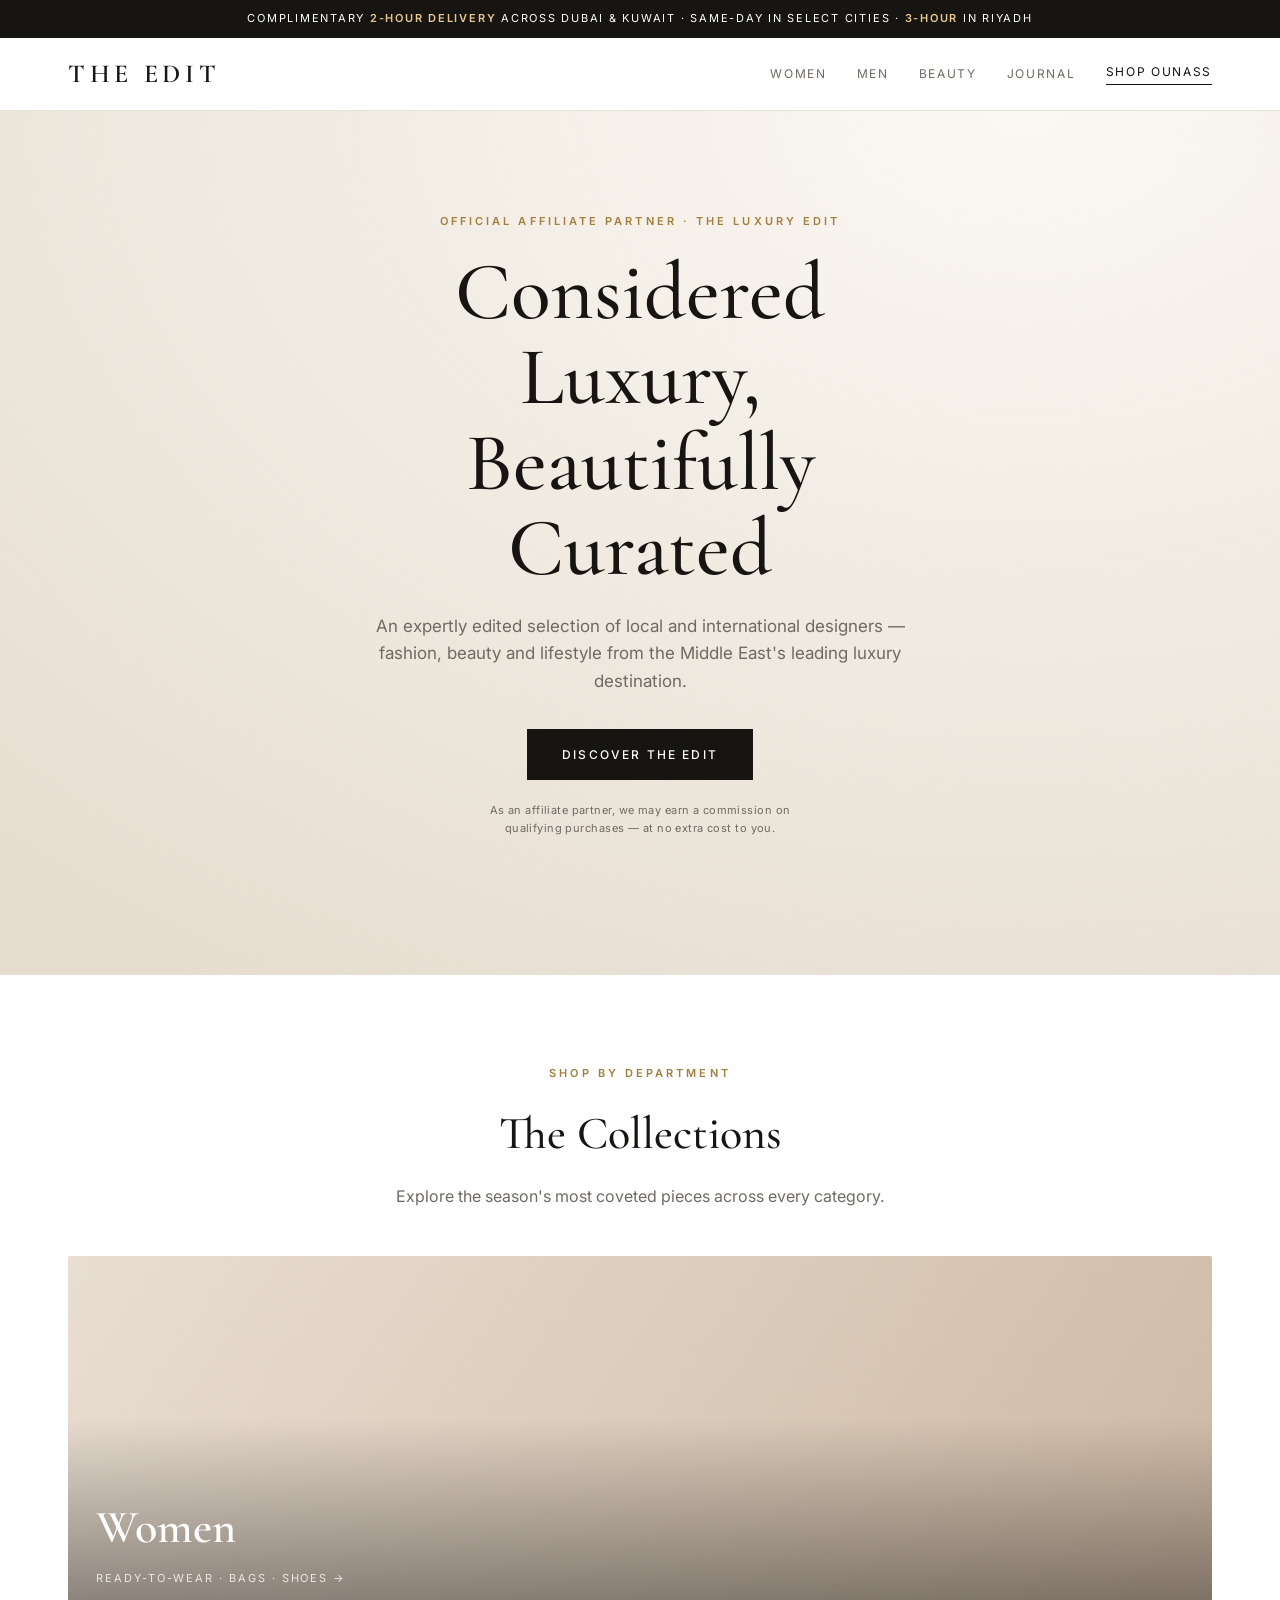
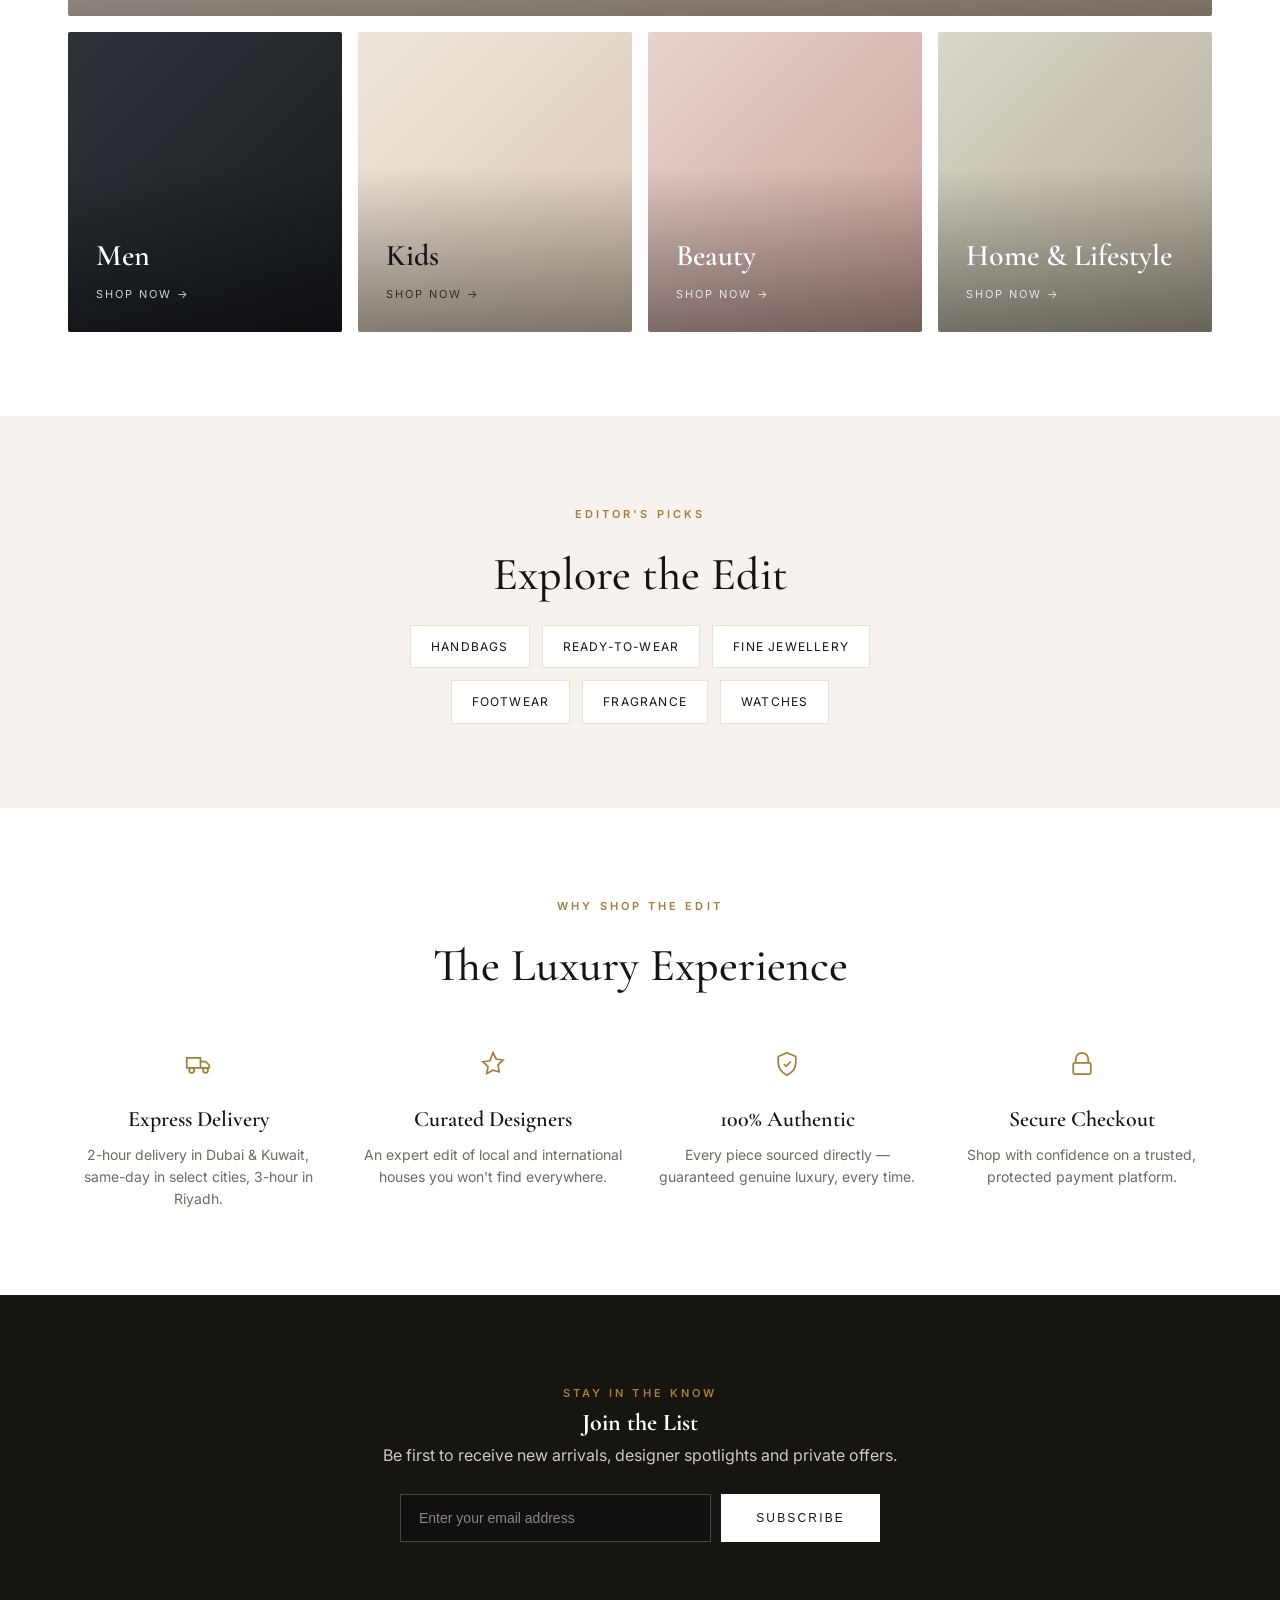
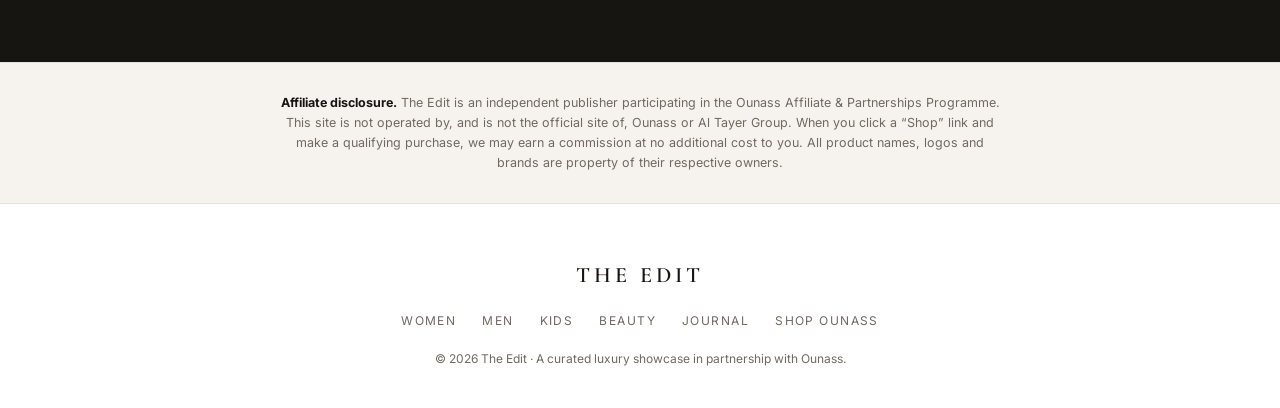
<file: index.html>
<!DOCTYPE html>
<html lang="en">
<head>
<meta charset="UTF-8" />
<meta name="viewport" content="width=device-width, initial-scale=1.0" />
<title>The Edit — A Curated Luxury Showcase, in Partnership with Ounass</title>
<meta name="description" content="A curated edit of luxury fashion, beauty and lifestyle from the Middle East's leading designer destination — shop women, men, kids and beauty." />
<meta name="robots" content="index,follow" />

<link rel="preconnect" href="https://fonts.googleapis.com">
<link rel="preconnect" href="https://fonts.gstatic.com" crossorigin>
<link href="https://fonts.googleapis.com/css2?family=Cormorant+Garamond:wght@400;500;600;700&family=Inter:wght@300;400;500;600&display=swap" rel="stylesheet">
<link rel="stylesheet" href="styles.css" />
</head>
<body>

<!-- Customer-facing benefit (pulled from the programme's delivery promise) -->
<div class="announce">Complimentary <b>2-hour delivery</b> across Dubai &amp; Kuwait · Same-day in select cities · <b>3-hour</b> in Riyadh</div>

<header class="nav">
  <div class="wrap nav-inner">
    <a href="#top" class="brand" data-brand>The Edit</a>
    <nav class="nav-links">
      <a href="#" data-shop="/women">Women</a>
      <a href="#" data-shop="/men">Men</a>
      <a href="#" data-shop="/beauty">Beauty</a>
      <a href="journal.html">Journal</a>
      <a href="#" class="nav-cta" data-shop="/">Shop Ounass</a>
    </nav>
  </div>
</header>

<main id="top">

  <!-- HERO -->
  <section class="hero">
    <div class="wrap">
      <span class="eyebrow">Official Affiliate Partner · The Luxury Edit</span>
      <h1 class="serif">Considered Luxury, Beautifully Curated</h1>
      <p>An expertly edited selection of local and international designers — fashion, beauty and lifestyle from the Middle East's leading luxury destination.</p>
      <a href="#" class="btn" data-shop="/">Discover the Edit</a>
      <p class="disc">As an affiliate partner, we may earn a commission on qualifying purchases — at no extra cost to you.</p>
    </div>
  </section>

  <!-- CATEGORIES -->
  <section class="sec">
    <div class="wrap">
      <div class="sec-head">
        <span class="eyebrow">Shop by Department</span>
        <h2 class="serif">The Collections</h2>
        <p>Explore the season's most coveted pieces across every category.</p>
      </div>

      <a href="#" class="feature c-women light" data-shop="/women">
        <span class="label"><span class="k serif">Women</span><span class="s">Ready-to-Wear · Bags · Shoes →</span></span>
      </a>

      <div class="cat-grid">
        <a href="#" class="cat c-men light" data-shop="/men">
          <span class="label"><span class="k serif">Men</span><span class="s">Shop now →</span></span>
        </a>
        <a href="#" class="cat c-kids" data-shop="/kids">
          <span class="label"><span class="k serif">Kids</span><span class="s">Shop now →</span></span>
        </a>
        <a href="#" class="cat c-beauty light" data-shop="/beauty">
          <span class="label"><span class="k serif">Beauty</span><span class="s">Shop now →</span></span>
        </a>
        <a href="#" class="cat c-home light" data-shop="/home">
          <span class="label"><span class="k serif">Home &amp; Lifestyle</span><span class="s">Shop now →</span></span>
        </a>
      </div>
    </div>
  </section>

  <!-- SUB-EDIT CHIPS -->
  <section class="sec editbar">
    <div class="wrap sec-head" style="margin-bottom:0">
      <span class="eyebrow">Editor's Picks</span>
      <h2 class="serif">Explore the Edit</h2>
      <div class="chips">
        <a href="#" class="chip" data-shop="/women/handbags">Handbags</a>
        <a href="#" class="chip" data-shop="/women/clothing">Ready-to-Wear</a>
        <a href="#" class="chip" data-shop="/women/jewellery">Fine Jewellery</a>
        <a href="#" class="chip" data-shop="/women/shoes">Footwear</a>
        <a href="#" class="chip" data-shop="/beauty/fragrance">Fragrance</a>
        <a href="#" class="chip" data-shop="/watches">Watches</a>
      </div>
    </div>
  </section>

  <!-- BENEFITS (customer reasons to buy) -->
  <section class="sec">
    <div class="wrap">
      <div class="sec-head">
        <span class="eyebrow">Why Shop the Edit</span>
        <h2 class="serif">The Luxury Experience</h2>
      </div>
      <div class="bens">
        <div class="ben">
          <svg viewBox="0 0 24 24"><path d="M3 7h11v8H3zM14 10h4l3 3v2h-7zM7 19a2 2 0 1 0 0-4 2 2 0 0 0 0 4zM18 19a2 2 0 1 0 0-4 2 2 0 0 0 0 4z"/></svg>
          <h3>Express Delivery</h3>
          <p>2-hour delivery in Dubai &amp; Kuwait, same-day in select cities, 3-hour in Riyadh.</p>
        </div>
        <div class="ben">
          <svg viewBox="0 0 24 24"><path d="M12 3l2.5 5 5.5.8-4 3.9.9 5.5L12 17l-4.9 2.6.9-5.5-4-3.9 5.5-.8z"/></svg>
          <h3>Curated Designers</h3>
          <p>An expert edit of local and international houses you won't find everywhere.</p>
        </div>
        <div class="ben">
          <svg viewBox="0 0 24 24"><path d="M12 3l7 3v5c0 4.5-3 8-7 10-4-2-7-5.5-7-10V6z"/><path d="M9.5 12l1.8 1.8L15 10"/></svg>
          <h3>100% Authentic</h3>
          <p>Every piece sourced directly — guaranteed genuine luxury, every time.</p>
        </div>
        <div class="ben">
          <svg viewBox="0 0 24 24"><path d="M7 11V8a5 5 0 0 1 10 0v3"/><rect x="5" y="11" width="14" height="9" rx="1"/></svg>
          <h3>Secure Checkout</h3>
          <p>Shop with confidence on a trusted, protected payment platform.</p>
        </div>
      </div>
    </div>
  </section>

  <!-- NEWSLETTER -->
  <section class="sec news">
    <div class="wrap">
      <span class="eyebrow">Stay in the Know</span>
      <h2 class="serif">Join the List</h2>
      <p>Be first to receive new arrivals, designer spotlights and private offers.</p>
      <form id="newsForm">
        <input type="email" id="newsEmail" placeholder="Enter your email address" required />
        <button class="btn btn--light" type="submit">Subscribe</button>
      </form>
      <div class="ok" id="newsOk"></div>
    </div>
  </section>

  <!-- DISCLOSURE -->
  <section class="disclosure">
    <div class="wrap">
      <p><b>Affiliate disclosure.</b> <span data-brand>The Edit</span> is an independent publisher participating in the Ounass Affiliate &amp; Partnerships Programme. This site is not operated by, and is not the official site of, Ounass or Al Tayer Group. When you click a “Shop” link and make a qualifying purchase, we may earn a commission at no additional cost to you. All product names, logos and brands are property of their respective owners.</p>
    </div>
  </section>

  <footer>
    <div class="wrap">
      <div class="brand serif" data-brand>The Edit</div>
      <nav class="fnav">
        <a href="#" data-shop="/women">Women</a>
        <a href="#" data-shop="/men">Men</a>
        <a href="#" data-shop="/kids">Kids</a>
        <a href="#" data-shop="/beauty">Beauty</a>
        <a href="journal.html">Journal</a>
        <a href="#" data-shop="/">Shop Ounass</a>
      </nav>
      <div class="copy">© <span id="year">2026</span> <span data-brand>The Edit</span> · A curated luxury showcase in partnership with Ounass.</div>
    </div>
  </footer>

</main>

<script src="affiliate.js" defer></script>
</body>
</html>
</file>
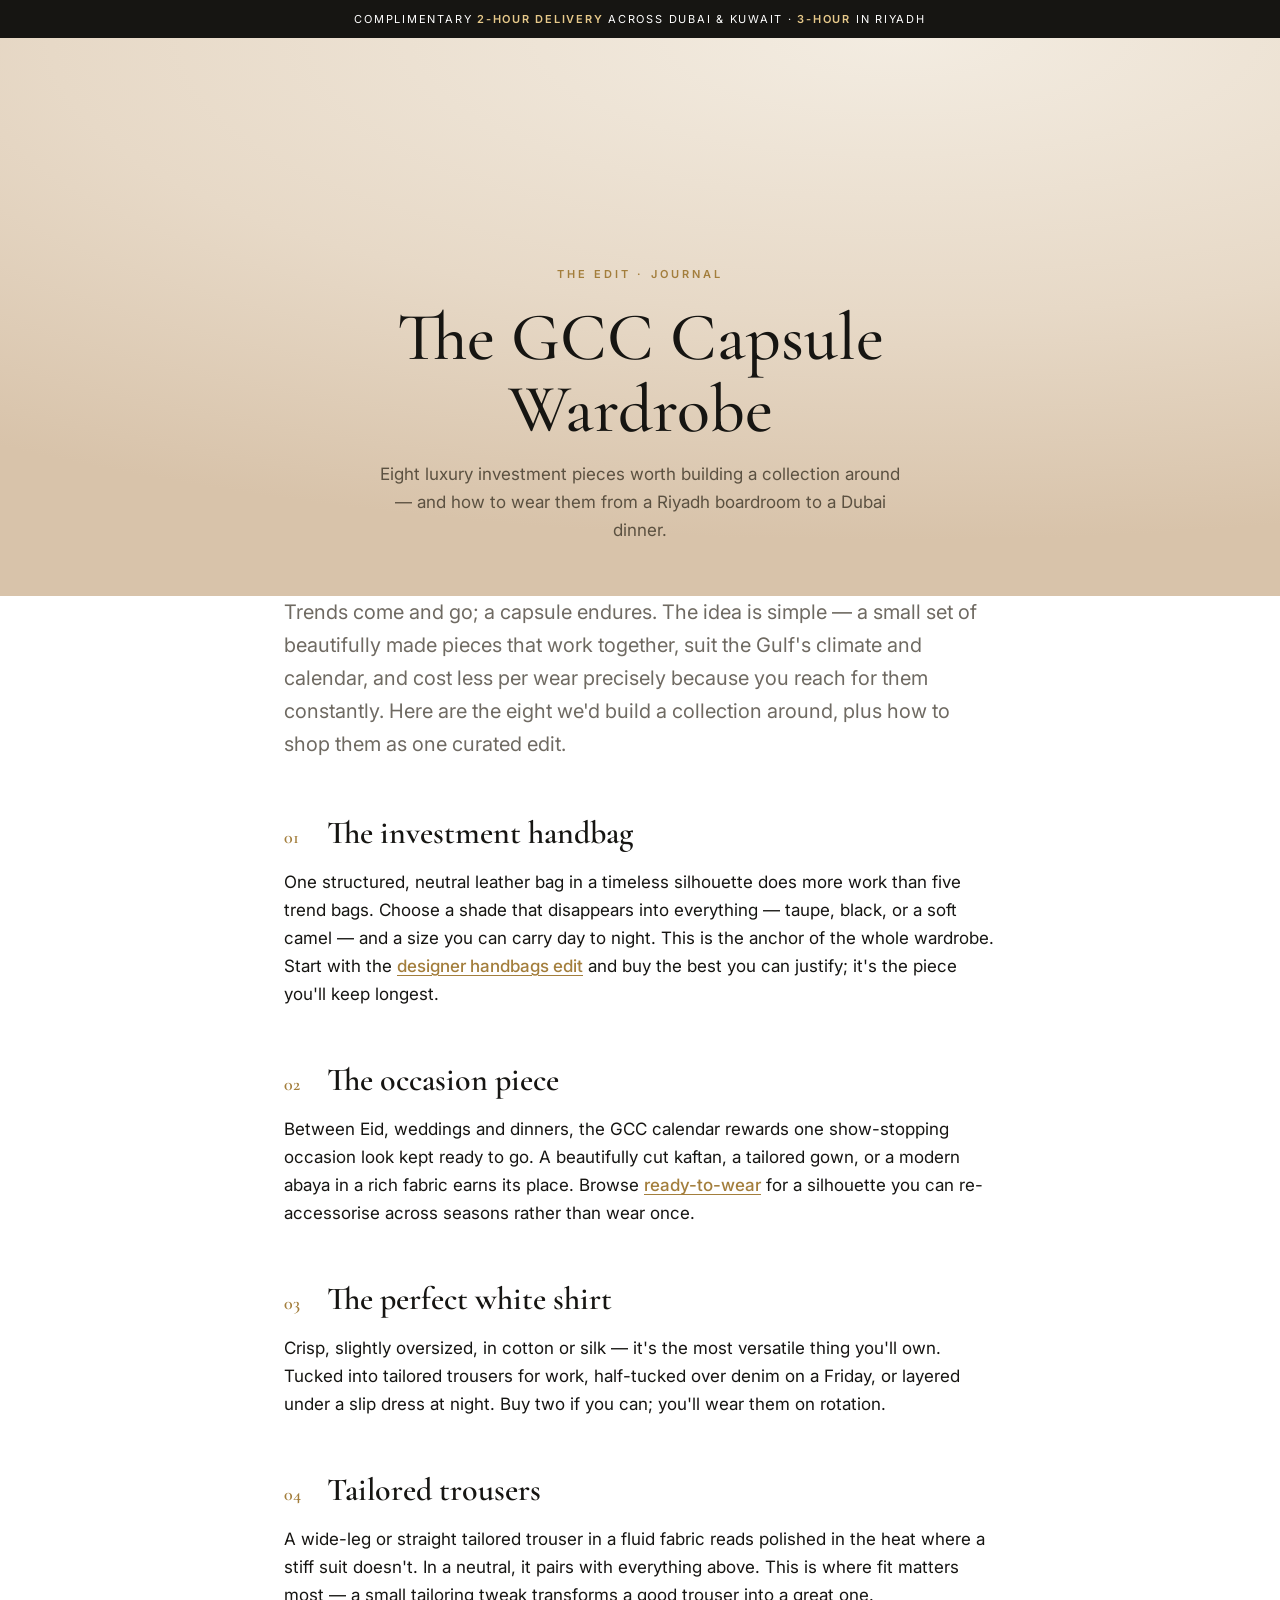
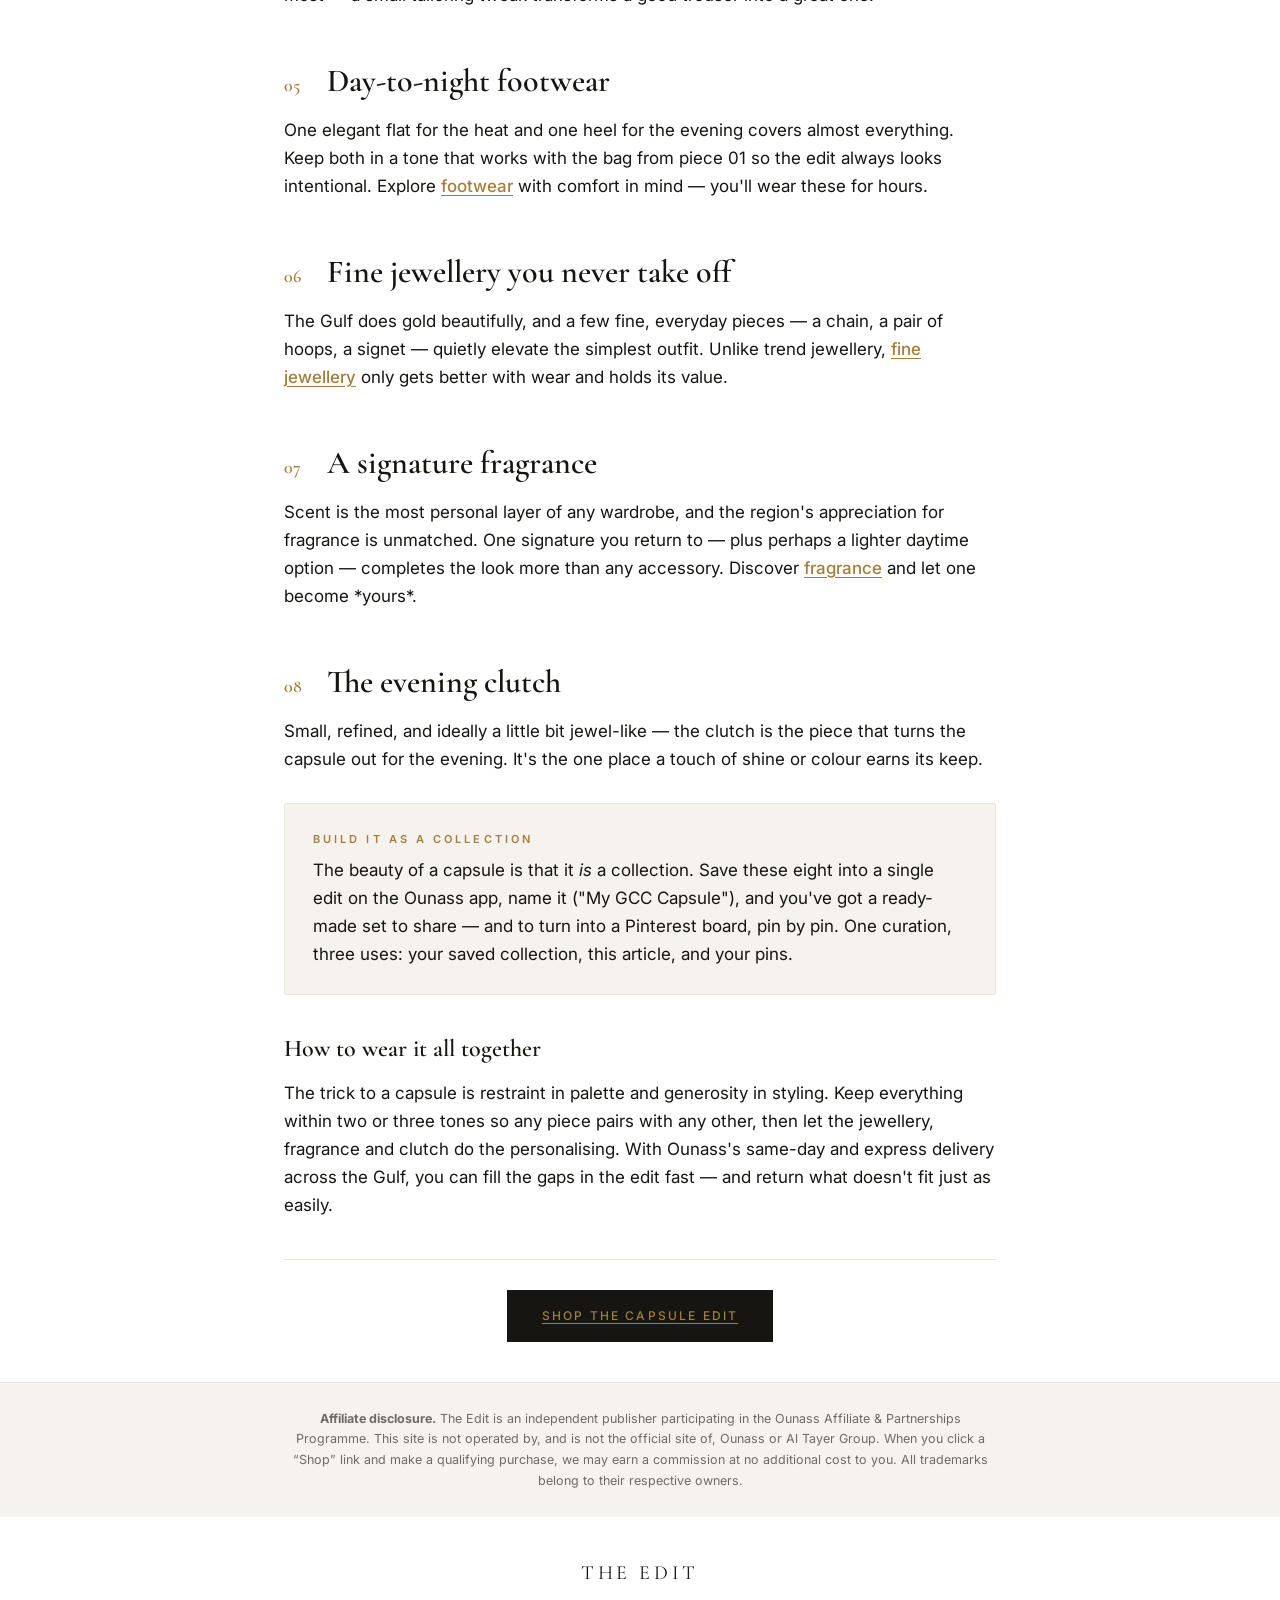
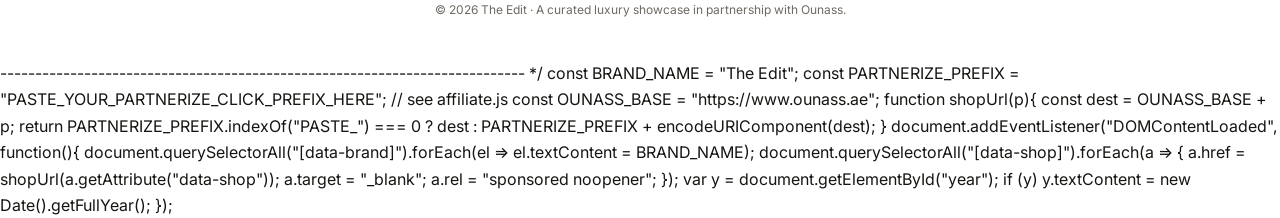
<file: fashion-capsule-wardrobe.html>
<!DOCTYPE html>
<html lang="en">
<head>
<meta charset="UTF-8" />
<meta name="viewport" content="width=device-width, initial-scale=1.0" />
<title>The GCC Capsule Wardrobe: 8 Luxury Pieces Worth the Investment — The Edit</title>
<meta name="description" content="A fashion editor's guide to building a luxury capsule wardrobe for life in the Gulf — eight investment pieces, how to style them, and how to shop them as one curated edit." />
<meta name="robots" content="index,follow" />

<!-- Open Graph / Pinterest rich pin friendliness -->
<meta property="og:type" content="article" />
<meta property="og:title" content="The GCC Capsule Wardrobe: 8 Luxury Pieces Worth the Investment" />
<meta property="og:description" content="Eight investment pieces every Gulf wardrobe needs — the editor's edit." />

<link rel="preconnect" href="https://fonts.googleapis.com">
<link rel="preconnect" href="https://fonts.gstatic.com" crossorigin>
<link href="https://fonts.googleapis.com/css2?family=Cormorant+Garamond:wght@400;500;600;700&family=Inter:wght@300;400;500;600&display=swap" rel="stylesheet">

<style>
  :root{ --bg:#fff; --cream:#f6f3ee; --ink:#161512; --muted:#6f6a62; --gold:#a37e3c; --line:#e8e2d7; }
  *{box-sizing:border-box;margin:0;padding:0}
  body{font-family:'Inter',-apple-system,Segoe UI,Roboto,sans-serif;color:var(--ink);background:var(--bg);line-height:1.65;-webkit-font-smoothing:antialiased}
  a{color:inherit}
  .serif{font-family:'Cormorant Garamond',Georgia,serif}
  .eyebrow{font-size:11px;letter-spacing:.28em;text-transform:uppercase;color:var(--gold);font-weight:600}
  .announce{background:var(--ink);color:#fff;text-align:center;font-size:11px;letter-spacing:.16em;text-transform:uppercase;padding:10px 16px}
  .announce b{color:#e7c98a;font-weight:600}

  /* Pinterest-friendly tall hero */
  .hero{min-height:62vh;display:flex;align-items:flex-end;justify-content:center;text-align:center;padding:60px 24px 52px;
    background:radial-gradient(120% 90% at 70% 0%,#f3ece1 0%,#e7d9c7 55%,#d8c3aa 100%)}
  .hero-inner{max-width:760px}
  .hero h1{font-size:clamp(34px,6.2vw,68px);font-weight:500;line-height:1.06;margin:16px 0 14px}
  .hero p{color:#5b5141;max-width:48ch;margin:0 auto;font-size:17px}

  .wrap{max-width:760px;margin:0 auto;padding:0 24px}
  article{padding:56px 0 24px;font-size:17px}
  article .lede{font-size:20px;color:var(--muted);margin-bottom:34px}
  article h2{font-family:'Cormorant Garamond',serif;font-size:32px;font-weight:600;margin:46px 0 8px;display:flex;gap:14px;align-items:baseline}
  article h2 .num{font-size:18px;color:var(--gold);font-weight:600;min-width:1.6em}
  article h3{font-family:'Cormorant Garamond',serif;font-size:24px;font-weight:600;margin:34px 0 10px}
  article p{margin:0 0 18px}
  article ul{margin:0 0 18px 20px}
  article li{margin:0 0 9px}
  article a[data-shop]{color:var(--gold);text-decoration:underline;text-underline-offset:3px;font-weight:500}
  article a[data-shop]:hover{color:var(--ink)}
  .callout{background:var(--cream);border:1px solid var(--line);padding:26px 28px;margin:30px 0;border-radius:2px}
  .callout .eyebrow{display:block;margin-bottom:8px}
  .callout p:last-child{margin-bottom:0}

  .btn{display:inline-block;padding:15px 34px;border:1px solid var(--ink);background:var(--ink);color:#fff;font-size:12px;
    letter-spacing:.18em;text-transform:uppercase;font-weight:500;transition:.25s;cursor:pointer;text-decoration:none}
  .btn:hover{background:transparent;color:var(--ink)}
  .cta{margin:40px 0 8px;padding-top:30px;border-top:1px solid var(--line);text-align:center}

  .disclosure{background:var(--cream);border-top:1px solid var(--line);margin-top:40px}
  .disclosure .wrap{padding:26px 24px}
  .disclosure p{font-size:12.5px;color:var(--muted);text-align:center}
  footer{padding:40px 0;text-align:center;font-size:12px;color:var(--muted)}
  footer .brand{font-family:'Cormorant Garamond',serif;font-size:20px;color:var(--ink);letter-spacing:.18em;text-transform:uppercase;margin-bottom:10px}
</style>
</head>
<body>

<div class="announce">Complimentary <b>2-hour delivery</b> across Dubai &amp; Kuwait · <b>3-hour</b> in Riyadh</div>

<header class="hero">
  <div class="hero-inner">
    <span class="eyebrow" data-brand-eyebrow>The Edit · Journal</span>
    <h1 class="serif">The GCC Capsule Wardrobe</h1>
    <p>Eight luxury investment pieces worth building a collection around — and how to wear them from a Riyadh boardroom to a Dubai dinner.</p>
  </div>
</header>

<main>
<article class="wrap">
  <p class="lede">Trends come and go; a capsule endures. The idea is simple — a small set of beautifully made pieces that work together, suit the Gulf's climate and calendar, and cost less per wear precisely because you reach for them constantly. Here are the eight we'd build a collection around, plus how to shop them as one curated edit.</p>

  <h2><span class="num">01</span><span class="serif">The investment handbag</span></h2>
  <p>One structured, neutral leather bag in a timeless silhouette does more work than five trend bags. Choose a shade that disappears into everything — taupe, black, or a soft camel — and a size you can carry day to night. This is the anchor of the whole wardrobe. Start with the <a data-shop="/women/handbags">designer handbags edit</a> and buy the best you can justify; it's the piece you'll keep longest.</p>

  <h2><span class="num">02</span><span class="serif">The occasion piece</span></h2>
  <p>Between Eid, weddings and dinners, the GCC calendar rewards one show-stopping occasion look kept ready to go. A beautifully cut kaftan, a tailored gown, or a modern abaya in a rich fabric earns its place. Browse <a data-shop="/women/clothing">ready-to-wear</a> for a silhouette you can re-accessorise across seasons rather than wear once.</p>

  <h2><span class="num">03</span><span class="serif">The perfect white shirt</span></h2>
  <p>Crisp, slightly oversized, in cotton or silk — it's the most versatile thing you'll own. Tucked into tailored trousers for work, half-tucked over denim on a Friday, or layered under a slip dress at night. Buy two if you can; you'll wear them on rotation.</p>

  <h2><span class="num">04</span><span class="serif">Tailored trousers</span></h2>
  <p>A wide-leg or straight tailored trouser in a fluid fabric reads polished in the heat where a stiff suit doesn't. In a neutral, it pairs with everything above. This is where fit matters most — a small tailoring tweak transforms a good trouser into a great one.</p>

  <h2><span class="num">05</span><span class="serif">Day-to-night footwear</span></h2>
  <p>One elegant flat for the heat and one heel for the evening covers almost everything. Keep both in a tone that works with the bag from piece 01 so the edit always looks intentional. Explore <a data-shop="/women/shoes">footwear</a> with comfort in mind — you'll wear these for hours.</p>

  <h2><span class="num">06</span><span class="serif">Fine jewellery you never take off</span></h2>
  <p>The Gulf does gold beautifully, and a few fine, everyday pieces — a chain, a pair of hoops, a signet — quietly elevate the simplest outfit. Unlike trend jewellery, <a data-shop="/women/jewellery">fine jewellery</a> only gets better with wear and holds its value.</p>

  <h2><span class="num">07</span><span class="serif">A signature fragrance</span></h2>
  <p>Scent is the most personal layer of any wardrobe, and the region's appreciation for fragrance is unmatched. One signature you return to — plus perhaps a lighter daytime option — completes the look more than any accessory. Discover <a data-shop="/beauty/fragrance">fragrance</a> and let one become *yours*.</p>

  <h2><span class="num">08</span><span class="serif">The evening clutch</span></h2>
  <p>Small, refined, and ideally a little bit jewel-like — the clutch is the piece that turns the capsule out for the evening. It's the one place a touch of shine or colour earns its keep.</p>

  <div class="callout">
    <span class="eyebrow">Build it as a Collection</span>
    <p>The beauty of a capsule is that it <em>is</em> a collection. Save these eight into a single edit on the Ounass app, name it ("My GCC Capsule"), and you've got a ready-made set to share — and to turn into a Pinterest board, pin by pin. One curation, three uses: your saved collection, this article, and your pins.</p>
  </div>

  <h3>How to wear it all together</h3>
  <p>The trick to a capsule is restraint in palette and generosity in styling. Keep everything within two or three tones so any piece pairs with any other, then let the jewellery, fragrance and clutch do the personalising. With Ounass's same-day and express delivery across the Gulf, you can fill the gaps in the edit fast — and return what doesn't fit just as easily.</p>

  <div class="cta">
    <a href="#" class="btn" data-shop="/women">Shop the Capsule Edit</a>
  </div>
</article>
</main>

<section class="disclosure">
  <div class="wrap">
    <p><b>Affiliate disclosure.</b> <span data-brand>The Edit</span> is an independent publisher participating in the Ounass Affiliate &amp; Partnerships Programme. This site is not operated by, and is not the official site of, Ounass or Al Tayer Group. When you click a “Shop” link and make a qualifying purchase, we may earn a commission at no additional cost to you. All trademarks belong to their respective owners.</p>
  </div>
</section>

<footer>
  <div class="brand" data-brand>The Edit</div>
  © <span id="year">2026</span> <span data-brand>The Edit</span> · A curated luxury showcase in partnership with Ounass.
</footer>

<script>
/* ---------------------------------------------------------------------------
   Self-contained affiliate wiring (so this file works on its own).
   If you drop this into the repo's /posts folder instead, delete this <script>
   block and add:  <script src="../affiliate.js" defer></script>
   --------------------------------------------------------------------------- */
  const BRAND_NAME        = "The Edit";
  const PARTNERIZE_PREFIX = "PASTE_YOUR_PARTNERIZE_CLICK_PREFIX_HERE"; // see affiliate.js
  const OUNASS_BASE       = "https://www.ounass.ae";

  function shopUrl(p){
    const dest = OUNASS_BASE + p;
    return PARTNERIZE_PREFIX.indexOf("PASTE_") === 0 ? dest : PARTNERIZE_PREFIX + encodeURIComponent(dest);
  }
  document.addEventListener("DOMContentLoaded", function(){
    document.querySelectorAll("[data-brand]").forEach(el => el.textContent = BRAND_NAME);
    document.querySelectorAll("[data-shop]").forEach(a => {
      a.href = shopUrl(a.getAttribute("data-shop"));
      a.target = "_blank"; a.rel = "sponsored noopener";
    });
    var y = document.getElementById("year"); if (y) y.textContent = new Date().getFullYear();
  });
</script>
</body>
</html>
</file>
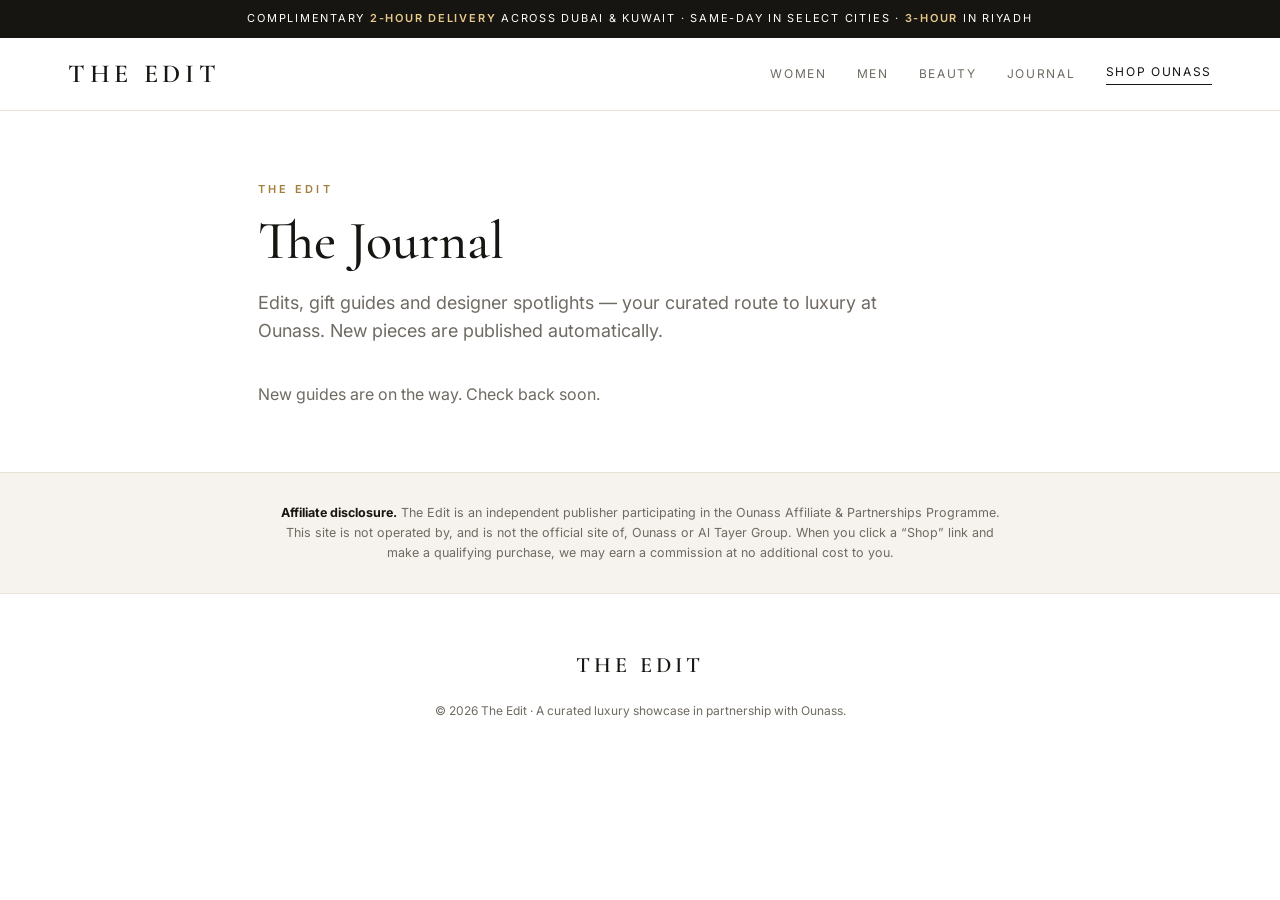
<file: journal.html>
<!DOCTYPE html>
<html lang="en">
<head>
<meta charset="UTF-8" />
<meta name="viewport" content="width=device-width, initial-scale=1.0" />
<title>The Journal — The Edit</title>
<meta name="description" content="Edits, gift guides and designer spotlights — your curated route to luxury at Ounass." />
<meta name="robots" content="index,follow" />
<link rel="preconnect" href="https://fonts.googleapis.com">
<link rel="preconnect" href="https://fonts.gstatic.com" crossorigin>
<link href="https://fonts.googleapis.com/css2?family=Cormorant+Garamond:wght@400;500;600;700&family=Inter:wght@300;400;500;600&display=swap" rel="stylesheet">
<link rel="stylesheet" href="styles.css" />
</head>
<body>
<div class="announce">Complimentary <b>2-hour delivery</b> across Dubai &amp; Kuwait · Same-day in select cities · <b>3-hour</b> in Riyadh</div>
<header class="nav"><div class="wrap nav-inner">
  <a href="index.html" class="brand" data-brand>The Edit</a>
  <nav class="nav-links">
    <a href="#" data-shop="/women">Women</a>
    <a href="#" data-shop="/men">Men</a>
    <a href="#" data-shop="/beauty">Beauty</a>
    <a href="journal.html">Journal</a>
    <a href="#" class="nav-cta" data-shop="/">Shop Ounass</a>
  </nav>
</div></header>
<main>
  <section class="page">
    <span class="eyebrow">The Edit</span>
    <h1 class="serif">The Journal</h1>
    <p class="lede">Edits, gift guides and designer spotlights — your curated route to luxury at Ounass. New pieces are published automatically.</p>
    <div class="post-list">
      <p class="muted">New guides are on the way. Check back soon.</p>
    </div>
  </section>
</main>
<section class="disclosure"><div class="wrap"><p><b>Affiliate disclosure.</b> <span data-brand>The Edit</span> is an independent publisher participating in the Ounass Affiliate &amp; Partnerships Programme. This site is not operated by, and is not the official site of, Ounass or Al Tayer Group. When you click a “Shop” link and make a qualifying purchase, we may earn a commission at no additional cost to you.</p></div></section>
<footer><div class="wrap">
  <div class="brand serif" data-brand>The Edit</div>
  <div class="copy">© <span id="year">2026</span> <span data-brand>The Edit</span> · A curated luxury showcase in partnership with Ounass.</div>
</div></footer>
<script src="affiliate.js" defer></script>
</body>
</html>
</file>
<file: styles.css>
:root{
  --bg:#ffffff;
  --cream:#f6f3ee;
  --ink:#161512;
  --muted:#6f6a62;
  --gold:#a37e3c;
  --line:#e8e2d7;
}
*{box-sizing:border-box;margin:0;padding:0}
html{scroll-behavior:smooth}
body{
  font-family:'Inter',-apple-system,BlinkMacSystemFont,'Segoe UI',Roboto,sans-serif;
  color:var(--ink);background:var(--bg);line-height:1.6;-webkit-font-smoothing:antialiased;
}
a{color:inherit;text-decoration:none}
img{max-width:100%;display:block}
.serif{font-family:'Cormorant Garamond',Georgia,serif}
.wrap{max-width:1200px;margin:0 auto;padding:0 28px}
.eyebrow{font-size:11px;letter-spacing:.28em;text-transform:uppercase;color:var(--gold);font-weight:600}
.muted{color:var(--muted)}

/* Buttons */
.btn{
  display:inline-block;padding:15px 34px;border:1px solid var(--ink);background:var(--ink);color:#fff;
  font-size:12px;letter-spacing:.18em;text-transform:uppercase;font-weight:500;transition:.25s ease;cursor:pointer;
}
.btn:hover{background:transparent;color:var(--ink)}
.btn--ghost{background:transparent;color:var(--ink)}
.btn--ghost:hover{background:var(--ink);color:#fff}
.btn--light{border-color:#fff;background:#fff;color:var(--ink)}
.btn--light:hover{background:transparent;color:#fff}

/* Announcement bar */
.announce{background:var(--ink);color:#fff;text-align:center;font-size:11px;letter-spacing:.16em;text-transform:uppercase;padding:10px 16px}
.announce b{color:#e7c98a;font-weight:600}

/* Nav */
header.nav{position:sticky;top:0;z-index:50;background:rgba(255,255,255,.92);backdrop-filter:blur(8px);border-bottom:1px solid var(--line)}
.nav-inner{display:flex;align-items:center;justify-content:space-between;height:72px}
.brand{font-family:'Cormorant Garamond',serif;font-size:26px;font-weight:600;letter-spacing:.18em;text-transform:uppercase}
.nav-links{display:flex;gap:30px;align-items:center}
.nav-links a{font-size:12px;letter-spacing:.14em;text-transform:uppercase;color:var(--muted);transition:.2s}
.nav-links a:hover{color:var(--ink)}
.nav-cta{font-size:12px;letter-spacing:.14em;text-transform:uppercase;border-bottom:1px solid var(--ink);padding-bottom:3px;color:var(--ink)!important}

/* Hero */
.hero{background:radial-gradient(120% 120% at 80% 0%,#fbf8f3 0%,#efe9df 55%,#e6ddd0 100%);padding:96px 0 104px;text-align:center;position:relative;overflow:hidden}
.hero h1{font-size:clamp(40px,7vw,82px);font-weight:500;line-height:1.04;margin:18px auto 22px;max-width:14ch}
.hero p{max-width:50ch;margin:0 auto 34px;color:var(--muted);font-size:17px}
.hero .disc{margin-top:22px;font-size:11px;color:var(--muted);letter-spacing:.04em}

/* Section heads */
.sec{padding:84px 0}
.sec-head{text-align:center;max-width:60ch;margin:0 auto 46px}
.sec-head h2{font-size:clamp(30px,4.5vw,46px);font-weight:500;margin:12px 0 14px}
.sec-head p{color:var(--muted)}

/* Category cards */
.feature{position:relative;height:360px;border-radius:2px;overflow:hidden;display:flex;align-items:flex-end;
  background:linear-gradient(125deg,#e9ded2 0%,#cdb9a4 100%);margin-bottom:16px}
.cat-grid{display:grid;grid-template-columns:repeat(4,1fr);gap:16px}
.cat{position:relative;height:300px;border-radius:2px;overflow:hidden;display:flex;align-items:flex-end;transition:.4s ease}
.cat:hover,.feature:hover{transform:translateY(-4px)}
.cat .label,.feature .label{position:relative;z-index:2;padding:26px 28px;width:100%}
.cat .label .k,.feature .label .k{font-family:'Cormorant Garamond',serif;font-size:30px;font-weight:600;display:block}
.cat .label .s,.feature .label .s{font-size:11px;letter-spacing:.18em;text-transform:uppercase;opacity:.8;margin-top:6px;display:inline-block}
.cat::after,.feature::after{content:"";position:absolute;inset:0;background:linear-gradient(to top,rgba(0,0,0,.42),rgba(0,0,0,0) 55%);z-index:1}
.feature .label .k{font-size:46px}
.light{color:#fff}.light .s{opacity:.9}
.c-women{background:linear-gradient(125deg,#e9ded2,#cdb9a4)}
.c-men{background:linear-gradient(135deg,#2f343a,#171a1e)}
.c-kids{background:linear-gradient(135deg,#efe7dd,#d8c7b6)}
.c-beauty{background:linear-gradient(135deg,#e9d4cf,#c79f99)}
.c-home{background:linear-gradient(135deg,#dad7cb,#b1aa98)}

/* Sub-edit links */
.editbar{background:var(--cream)}
.chips{display:flex;flex-wrap:wrap;gap:12px;justify-content:center;margin-top:8px}
.chip{border:1px solid var(--line);background:#fff;padding:11px 20px;font-size:12px;letter-spacing:.1em;text-transform:uppercase;color:var(--ink);transition:.2s}
.chip:hover{border-color:var(--ink)}

/* Benefits */
.bens{display:grid;grid-template-columns:repeat(4,1fr);gap:34px}
.ben{text-align:center}
.ben svg{width:30px;height:30px;stroke:var(--gold);fill:none;stroke-width:1.4;margin:0 auto 16px}
.ben h3{font-family:'Cormorant Garamond',serif;font-size:22px;font-weight:600;margin-bottom:6px}
.ben p{font-size:14px;color:var(--muted)}

/* Newsletter */
.news{background:var(--ink);color:#fff;text-align:center}
.news h2{color:#fff}
.news p{color:#cfc8bd}
.news form{display:flex;gap:10px;max-width:480px;margin:26px auto 0}
.news input{flex:1;padding:15px 18px;border:1px solid #444;background:#101010;color:#fff;font-size:14px}
.news input::placeholder{color:#8c867c}
.news .ok{margin-top:16px;color:#e7c98a;font-size:14px;min-height:20px}

/* Disclosure */
.disclosure{background:var(--cream);border-top:1px solid var(--line);border-bottom:1px solid var(--line)}
.disclosure .wrap{padding-top:30px;padding-bottom:30px}
.disclosure p{font-size:12.5px;color:var(--muted);max-width:90ch;margin:0 auto;text-align:center}
.disclosure b{color:var(--ink)}

/* Footer */
footer{padding:54px 0 40px;text-align:center}
footer .brand{font-size:22px;margin-bottom:14px}
footer .fnav{display:flex;gap:26px;justify-content:center;flex-wrap:wrap;margin:18px 0}
footer .fnav a{font-size:12px;letter-spacing:.12em;text-transform:uppercase;color:var(--muted)}
footer .fnav a:hover{color:var(--ink)}
footer .copy{font-size:12px;color:var(--muted);margin-top:18px}

/* ---- Journal + Article (generated content pages) ---- */
.page{max-width:820px;margin:0 auto;padding:64px 28px}
.crumb{font-size:11px;letter-spacing:.14em;text-transform:uppercase;color:var(--muted);margin-bottom:18px}
.crumb a:hover{color:var(--ink)}
.crumb span{margin:0 8px;opacity:.5}
.page h1{font-size:clamp(32px,5vw,54px);font-weight:500;line-height:1.08;margin:12px 0 18px}
.lede{font-size:18px;color:var(--muted);margin-bottom:36px;max-width:62ch}
.article{font-size:16.5px}
.article h2{font-family:'Cormorant Garamond',serif;font-size:30px;font-weight:600;margin:40px 0 14px}
.article h3{font-family:'Cormorant Garamond',serif;font-size:23px;font-weight:600;margin:30px 0 10px}
.article p{margin:0 0 18px}
.article ul,.article ol{margin:0 0 18px 22px}
.article li{margin:0 0 9px}
.article a{color:var(--gold);text-decoration:underline;text-underline-offset:3px}
.article a:hover{color:var(--ink)}
.article-cta{margin:44px 0 8px;padding-top:28px;border-top:1px solid var(--line)}

/* Post list (journal) */
.post-list{display:grid;gap:16px;margin-top:8px}
.post-card{border:1px solid var(--line);padding:26px 28px;display:flex;flex-direction:column;gap:8px;transition:.25s ease;background:#fff}
.post-card:hover{border-color:var(--ink);transform:translateY(-3px)}
.pc-date{font-size:11px;letter-spacing:.14em;text-transform:uppercase;color:var(--gold)}
.pc-title{font-size:25px;font-weight:600}
.pc-desc{color:var(--muted);font-size:15px}
.pc-more{font-size:12px;letter-spacing:.14em;text-transform:uppercase;margin-top:4px}

@media(max-width:860px){
  .nav-links a:not(.nav-cta):not([href$="journal.html"]){display:none}
  .cat-grid{grid-template-columns:repeat(2,1fr)}
  .bens{grid-template-columns:repeat(2,1fr);gap:30px}
  .feature{height:300px}
}
@media(max-width:520px){
  .cat-grid{grid-template-columns:1fr}
  .bens{grid-template-columns:1fr}
  .news form{flex-direction:column}
}
</file>
